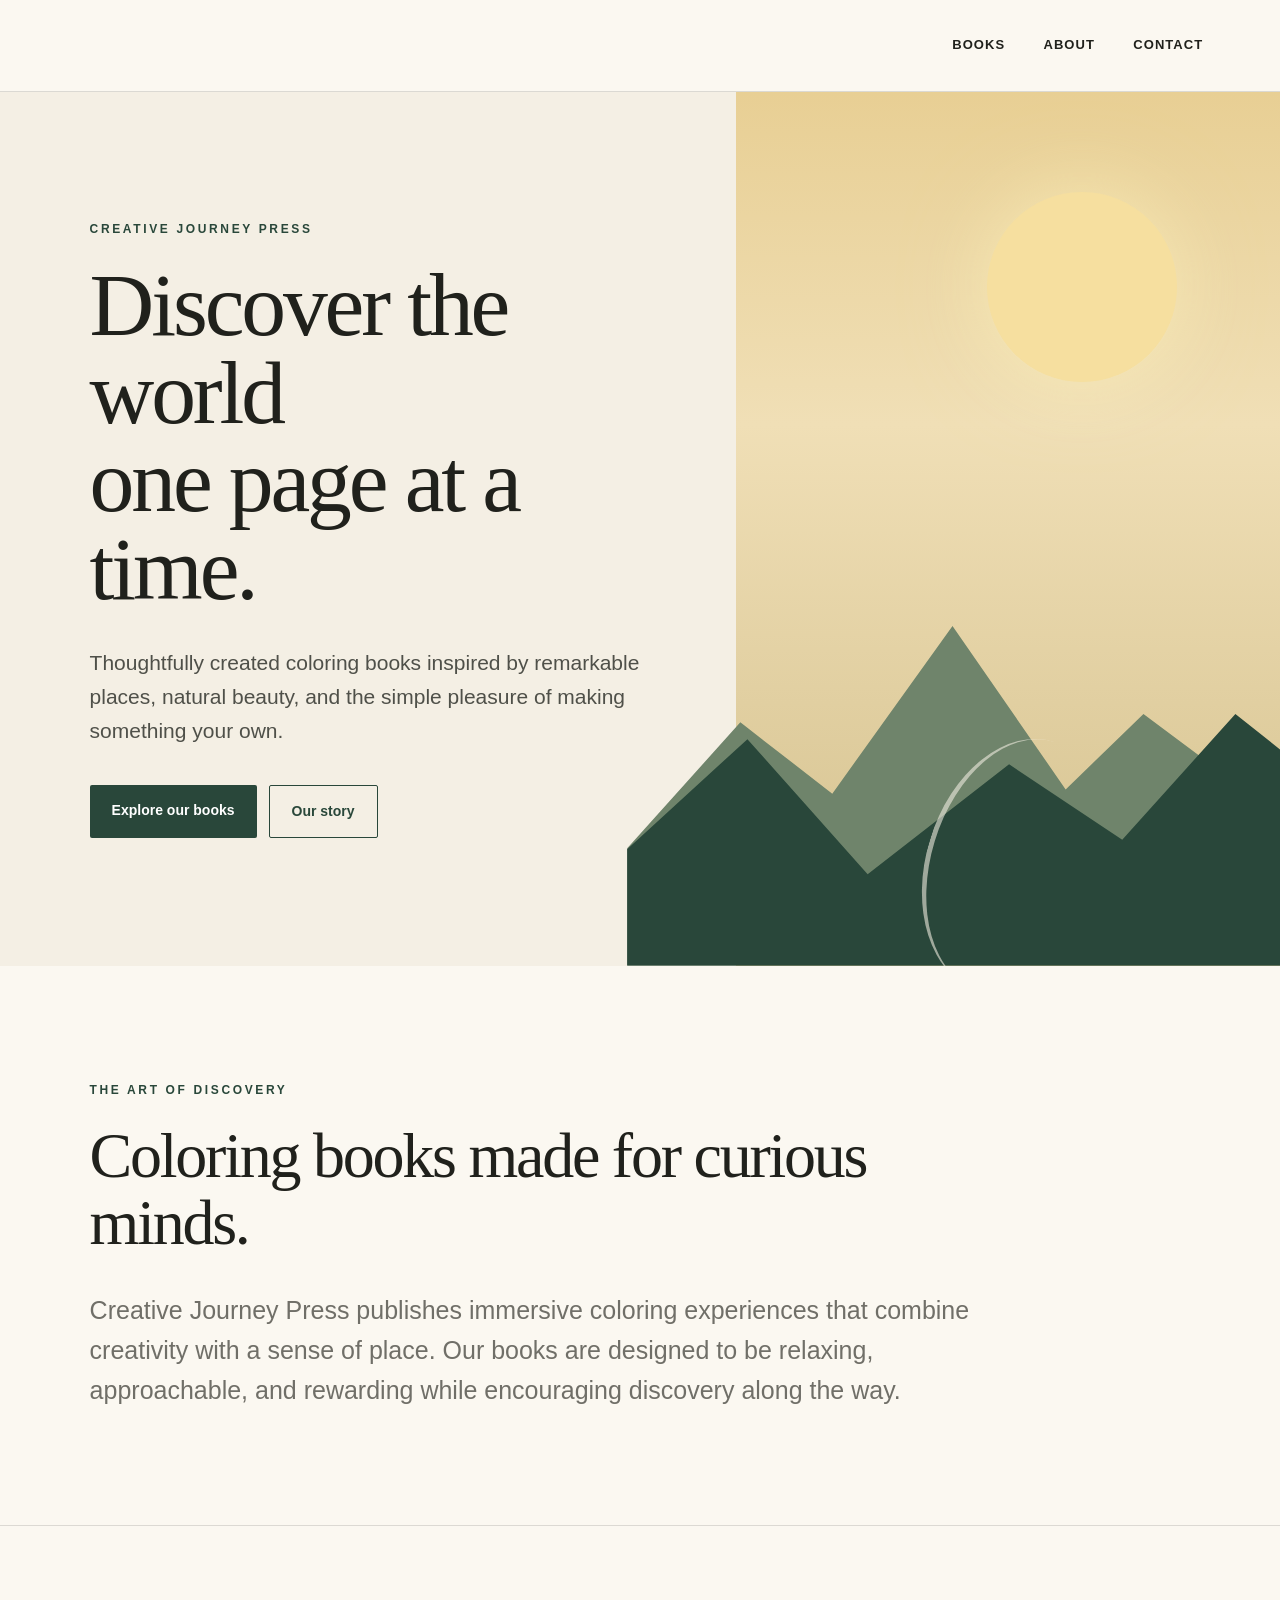
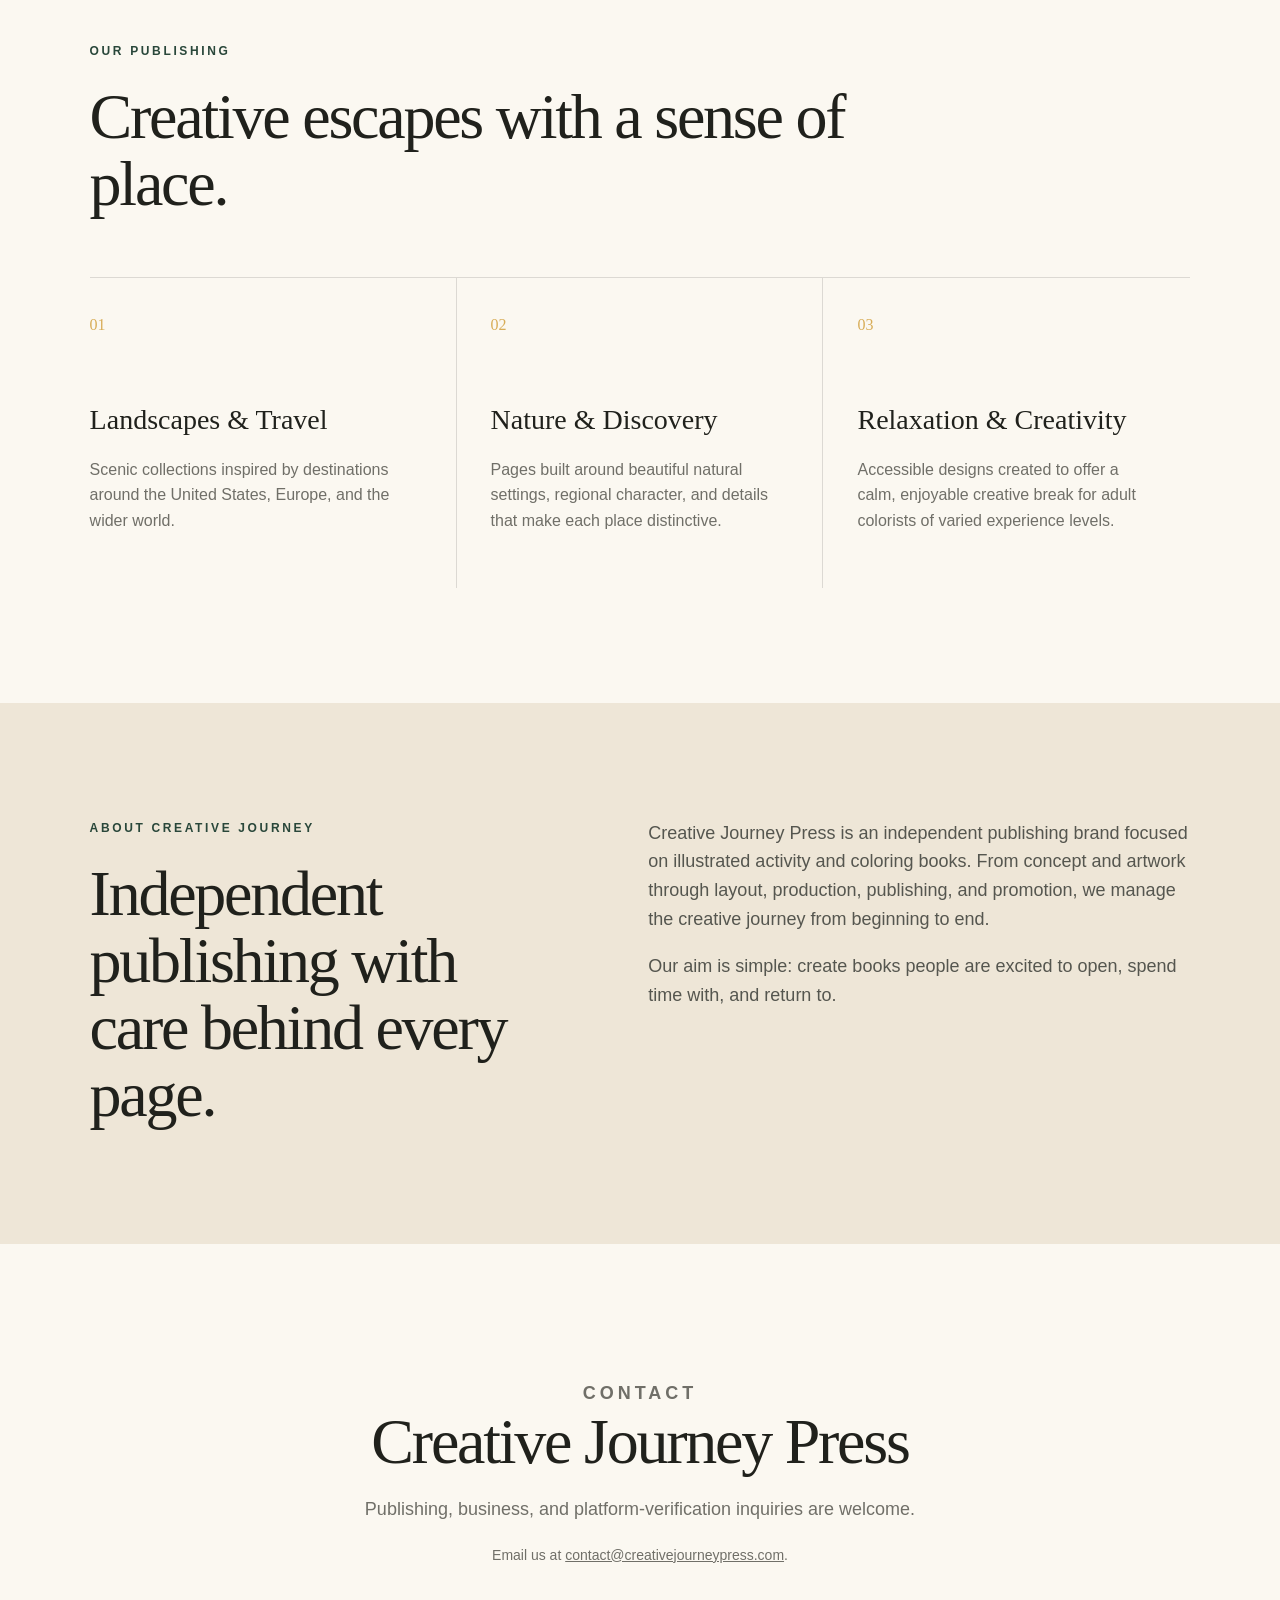
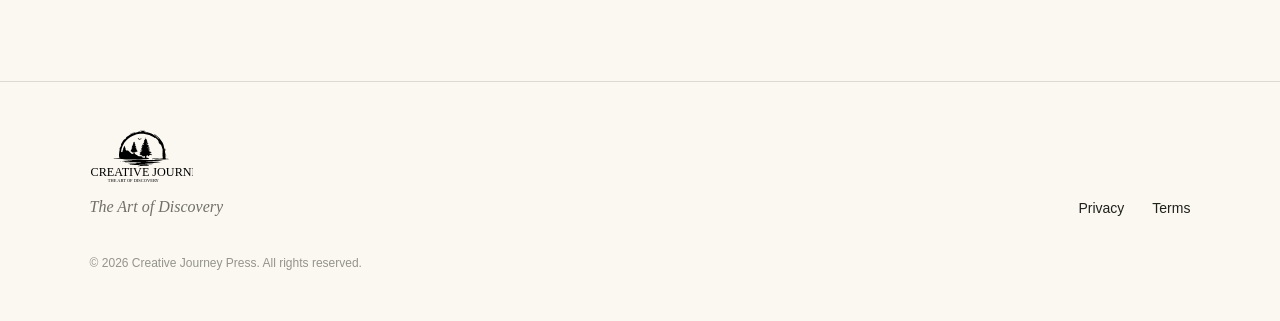
<file: index.html>
<!doctype html>
<html lang="en">
<head>
  <meta charset="utf-8">
  <meta name="viewport" content="width=device-width, initial-scale=1">
  <link rel="icon" href="assets/creative-journey-logo.svg" type="image/svg+xml">
  <title>Creative Journey Press | The Art of Discovery</title>
  <meta name="description" content="Creative Journey Press creates thoughtfully designed coloring books that invite people to explore places, nature, and creativity through art.">
  <link rel="canonical" href="https://creativejourneypress.com/">
  <meta property="og:type" content="website">
  <meta property="og:title" content="Creative Journey Press | The Art of Discovery">
  <meta property="og:description" content="Creative Journey Press creates thoughtfully designed coloring books inspired by remarkable places, nature, and creativity.">
  <meta property="og:url" content="https://creativejourneypress.com/">
  <link rel="stylesheet" href="styles.css">
</head>
<body>
  <header class="site-header">
    <a class="brand" href="#top" aria-label="Creative Journey Press home">
      <img src="assets/creative-journey-logo.svg" alt="Creative Journey">
    </a>
    <nav aria-label="Primary navigation">
      <a href="#books">Books</a>
      <a href="#about">About</a>
            <a href="#contact">Contact</a>
    </nav>
  </header>

  <main id="top">
    <section class="hero">
      <div class="hero-copy">
        <p class="eyebrow">CREATIVE JOURNEY PRESS</p>
        <h1>Discover the world<br>one page at a time.</h1>
        <p class="hero-text">
          Thoughtfully created coloring books inspired by remarkable places,
          natural beauty, and the simple pleasure of making something your own.
        </p>
        <div class="hero-actions">
          <a class="button primary" href="#books">Explore our books</a>
          <a class="button secondary" href="#about">Our story</a>
        </div>
      </div>
      <div class="hero-art" aria-hidden="true">
        <div class="sun"></div>
        <div class="ridge ridge-back"></div>
        <div class="ridge ridge-front"></div>
        <div class="journey-line"></div>
      </div>
    </section>

    <section class="intro section">
      <p class="section-kicker">THE ART OF DISCOVERY</p>
      <h2>Coloring books made for curious minds.</h2>
      <p class="lead">
        Creative Journey Press publishes immersive coloring experiences that combine
        creativity with a sense of place. Our books are designed to be relaxing,
        approachable, and rewarding while encouraging discovery along the way.
      </p>
    </section>

    <section id="books" class="section books">
      <div class="section-heading">
        <div>
          <p class="section-kicker">OUR PUBLISHING</p>
          <h2>Creative escapes with a sense of place.</h2>
        </div>
      </div>

      <div class="cards">
        <article class="card">
          <span class="card-number">01</span>
          <h3>Landscapes & Travel</h3>
          <p>
            Scenic collections inspired by destinations around the United States,
            Europe, and the wider world.
          </p>
        </article>
        <article class="card">
          <span class="card-number">02</span>
          <h3>Nature & Discovery</h3>
          <p>
            Pages built around beautiful natural settings, regional character,
            and details that make each place distinctive.
          </p>
        </article>
        <article class="card">
          <span class="card-number">03</span>
          <h3>Relaxation & Creativity</h3>
          <p>
            Accessible designs created to offer a calm, enjoyable creative break
            for adult colorists of varied experience levels.
          </p>
        </article>
      </div>
    </section>

    <section id="about" class="section split">
      <div>
        <p class="section-kicker">ABOUT CREATIVE JOURNEY</p>
        <h2>Independent publishing with care behind every page.</h2>
      </div>
      <div class="split-copy">
        <p>
          Creative Journey Press is an independent publishing brand focused on
          illustrated activity and coloring books. From concept and artwork through
          layout, production, publishing, and promotion, we manage the creative
          journey from beginning to end.
        </p>
        <p>
          Our aim is simple: create books people are excited to open, spend time
          with, and return to.
        </p>
      </div>
    </section>
<section id="contact" class="section contact">
      <p class="section-kicker">CONTACT</p>
      <h2>Creative Journey Press</h2>
      <p>
        Publishing, business, and platform-verification inquiries are welcome.
      </p>
      <p class="contact-note">
        Email us at <a href="mailto:contact@creativejourneypress.com">contact@creativejourneypress.com</a>.
      </p>
    </section>
  </main>

  <footer>
    <div class="footer-brand">
      <img src="assets/creative-journey-logo.svg" alt="Creative Journey">
      <span>The Art of Discovery</span>
    </div>
    <div class="footer-links">
<a href="privacy.html">Privacy</a>
      <a href="terms.html">Terms</a>
    </div>
    <p class="copyright">© <span id="year"></span> Creative Journey Press. All rights reserved.</p>
  </footer>

  <script>
    document.getElementById('year').textContent = new Date().getFullYear();
  </script>
</body>
</html>
</file>
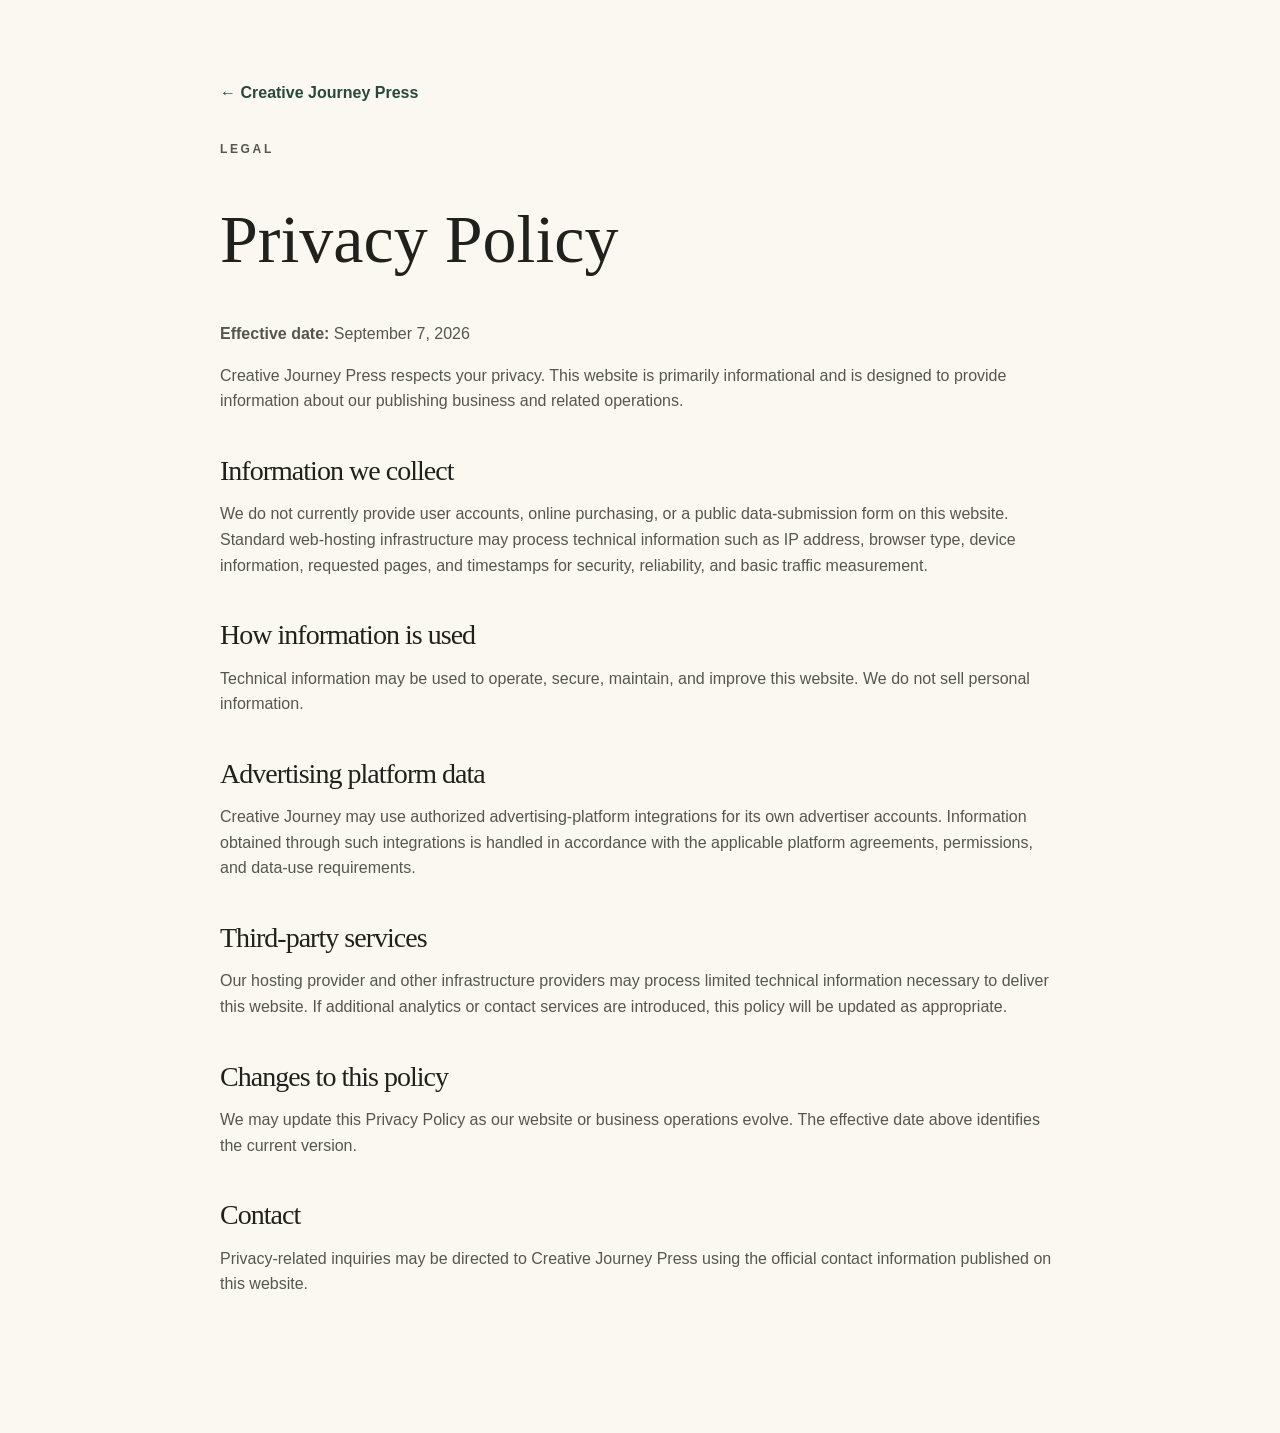
<file: privacy.html>
<!doctype html>
<html lang="en">
<head>
  <meta charset="utf-8">
  <meta name="viewport" content="width=device-width, initial-scale=1">
  <link rel="icon" href="assets/creative-journey-logo.svg" type="image/svg+xml">
  <title>Privacy Policy | Creative Journey Press</title>
  <meta name="description" content="Privacy policy for Creative Journey Press.">
  <link rel="canonical" href="https://creativejourneypress.com/privacy.html">
  <meta property="og:type" content="website">
  <meta property="og:title" content="Privacy Policy | Creative Journey Press">
  <meta property="og:description" content="Privacy policy for Creative Journey Press.">
  <meta property="og:url" content="https://creativejourneypress.com/privacy.html">
  <link rel="stylesheet" href="styles.css">
</head>
<body>
  <main class="legal-page">
    <a class="back-link" href="index.html">← Creative Journey Press</a>
    <p class="section-kicker">LEGAL</p>
    <h1>Privacy Policy</h1>
    <p><strong>Effective date:</strong> September 7, 2026</p>

    <p>
      Creative Journey Press respects your privacy. This website is primarily
      informational and is designed to provide information about our publishing
      business and related operations.
    </p>

    <h2>Information we collect</h2>
    <p>
      We do not currently provide user accounts, online purchasing, or a public
      data-submission form on this website. Standard web-hosting infrastructure
      may process technical information such as IP address, browser type, device
      information, requested pages, and timestamps for security, reliability,
      and basic traffic measurement.
    </p>

    <h2>How information is used</h2>
    <p>
      Technical information may be used to operate, secure, maintain, and improve
      this website. We do not sell personal information.
    </p>

    <h2>Advertising platform data</h2>
    <p>
      Creative Journey may use authorized advertising-platform integrations for
      its own advertiser accounts. Information obtained through such integrations
      is handled in accordance with the applicable platform agreements, permissions,
      and data-use requirements.
    </p>

    <h2>Third-party services</h2>
    <p>
      Our hosting provider and other infrastructure providers may process limited
      technical information necessary to deliver this website. If additional
      analytics or contact services are introduced, this policy will be updated
      as appropriate.
    </p>

    <h2>Changes to this policy</h2>
    <p>
      We may update this Privacy Policy as our website or business operations
      evolve. The effective date above identifies the current version.
    </p>

    <h2>Contact</h2>
    <p>
      Privacy-related inquiries may be directed to Creative Journey Press using
      the official contact information published on this website.
    </p>
  </main>
</body>
</html>
</file>
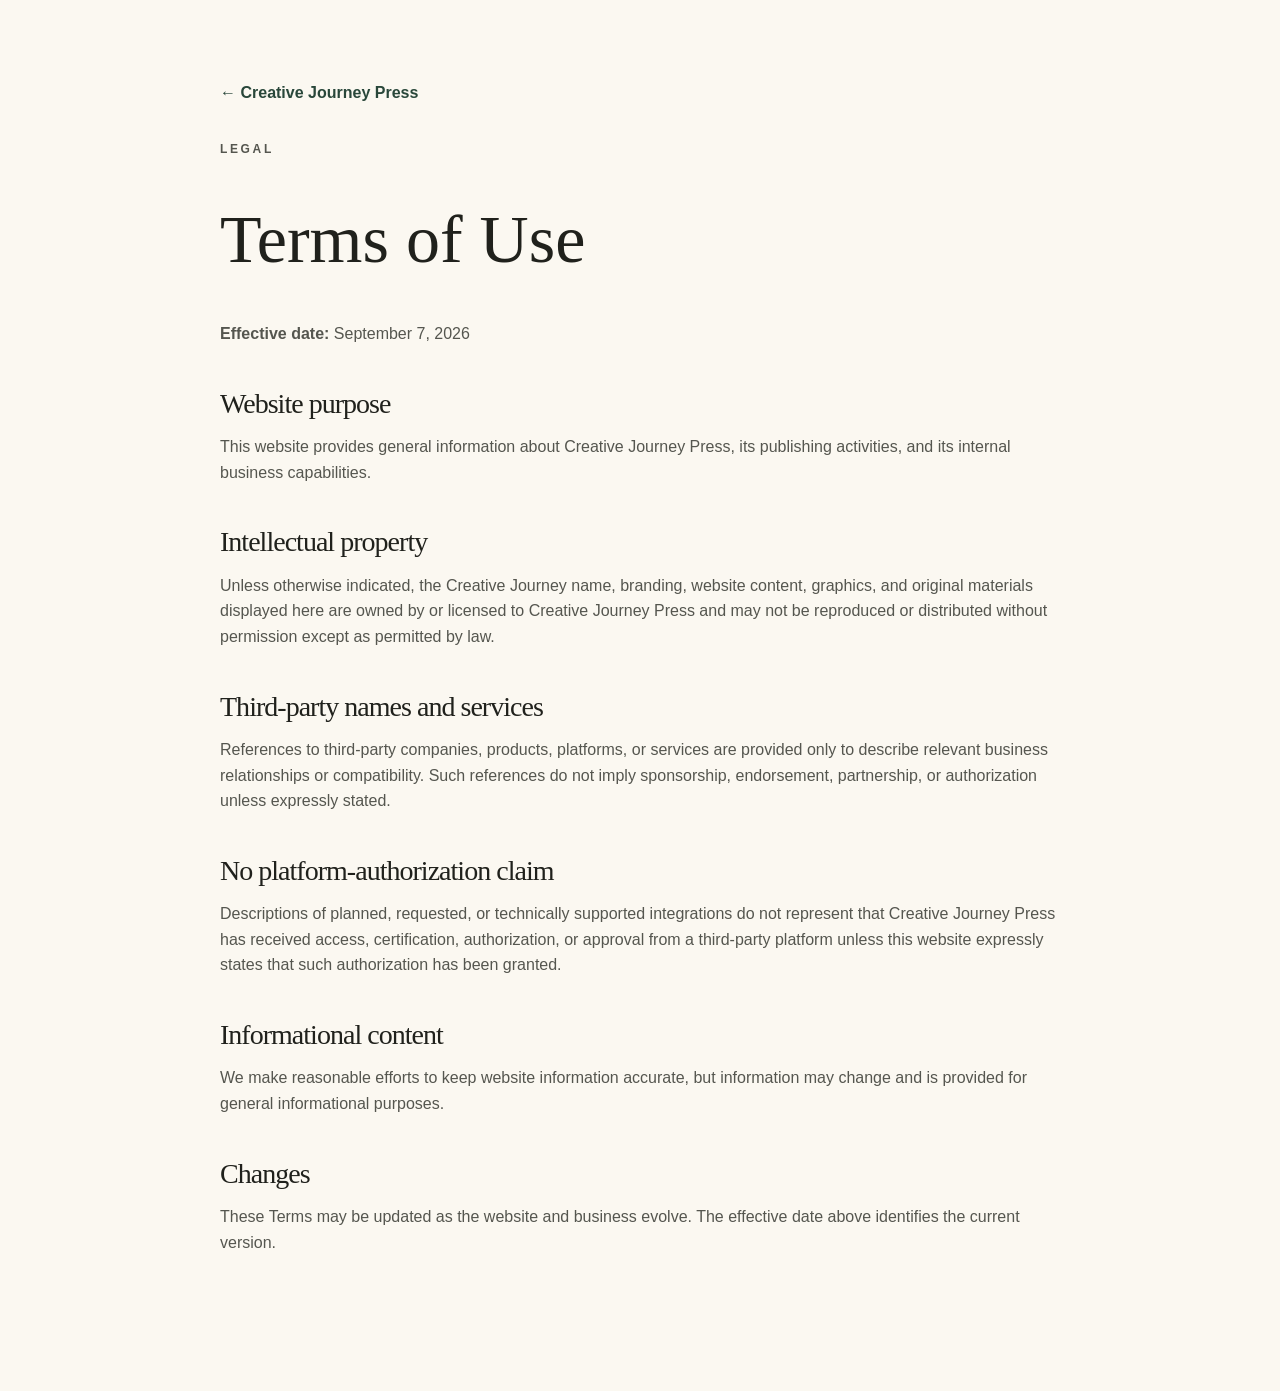
<file: terms.html>
<!doctype html>
<html lang="en">
<head>
  <meta charset="utf-8">
  <meta name="viewport" content="width=device-width, initial-scale=1">
  <link rel="icon" href="assets/creative-journey-logo.svg" type="image/svg+xml">
  <title>Terms of Use | Creative Journey Press</title>
  <meta name="description" content="Website terms of use for Creative Journey Press.">
  <link rel="canonical" href="https://creativejourneypress.com/terms.html">
  <meta property="og:type" content="website">
  <meta property="og:title" content="Terms of Use | Creative Journey Press">
  <meta property="og:description" content="Website terms of use for Creative Journey Press.">
  <meta property="og:url" content="https://creativejourneypress.com/terms.html">
  <link rel="stylesheet" href="styles.css">
</head>
<body>
  <main class="legal-page">
    <a class="back-link" href="index.html">← Creative Journey Press</a>
    <p class="section-kicker">LEGAL</p>
    <h1>Terms of Use</h1>
    <p><strong>Effective date:</strong> September 7, 2026</p>

    <h2>Website purpose</h2>
    <p>
      This website provides general information about Creative Journey Press,
      its publishing activities, and its internal business capabilities.
    </p>

    <h2>Intellectual property</h2>
    <p>
      Unless otherwise indicated, the Creative Journey name, branding, website
      content, graphics, and original materials displayed here are owned by or
      licensed to Creative Journey Press and may not be reproduced or distributed
      without permission except as permitted by law.
    </p>

    <h2>Third-party names and services</h2>
    <p>
      References to third-party companies, products, platforms, or services are
      provided only to describe relevant business relationships or compatibility.
      Such references do not imply sponsorship, endorsement, partnership, or
      authorization unless expressly stated.
    </p>

    <h2>No platform-authorization claim</h2>
    <p>
      Descriptions of planned, requested, or technically supported integrations
      do not represent that Creative Journey Press has received access,
      certification, authorization, or approval from a third-party platform
      unless this website expressly states that such authorization has been granted.
    </p>

    <h2>Informational content</h2>
    <p>
      We make reasonable efforts to keep website information accurate, but
      information may change and is provided for general informational purposes.
    </p>

    <h2>Changes</h2>
    <p>
      These Terms may be updated as the website and business evolve. The
      effective date above identifies the current version.
    </p>
  </main>
</body>
</html>
</file>
<file: styles.css>
:root {
  --ink: #20211c;
  --forest: #29473a;
  --forest-deep: #183228;
  --cream: #f4efe4;
  --paper: #fbf8f1;
  --gold: #d8ad58;
  --muted: #706f68;
  --line: rgba(32, 33, 28, 0.14);
}

* { box-sizing: border-box; }

html {
  scroll-behavior: smooth;
  background: var(--paper);
}

body {
  margin: 0;
  color: var(--ink);
  background: var(--paper);
  font-family: -apple-system, BlinkMacSystemFont, "Segoe UI", Helvetica, Arial, sans-serif;
  line-height: 1.6;
}

a { color: inherit; }

.site-header {
  height: 92px;
  padding: 0 clamp(24px, 6vw, 88px);
  display: flex;
  align-items: center;
  justify-content: space-between;
  border-bottom: 1px solid var(--line);
  background: rgba(251, 248, 241, 0.96);
  position: sticky;
  top: 0;
  z-index: 20;
  backdrop-filter: blur(12px);
}

nav {
  display: flex;
  gap: clamp(18px, 3vw, 42px);
  font-size: 13px;
  font-weight: 650;
  letter-spacing: .08em;
  text-transform: uppercase;
}

nav a, .footer-links a {
  text-decoration: none;
}

nav a:hover, .footer-links a:hover { opacity: .6; }

.hero {
  min-height: 650px;
  display: grid;
  grid-template-columns: 1.15fr .85fr;
  overflow: hidden;
  background: var(--cream);
}

.hero-copy {
  padding: clamp(70px, 10vw, 140px) clamp(30px, 7vw, 110px);
  position: relative;
  z-index: 2;
}

.eyebrow, .section-kicker {
  margin: 0 0 22px;
  color: var(--forest);
  font-size: 12px;
  font-weight: 750;
  letter-spacing: .22em;
}

.hero h1, h2 {
  font-family: Georgia, "Times New Roman", serif;
  font-weight: 400;
  letter-spacing: -.035em;
}

.hero h1 {
  margin: 0;
  max-width: 780px;
  font-size: clamp(54px, 7vw, 104px);
  line-height: .98;
}

.hero-text {
  max-width: 650px;
  margin: 34px 0 0;
  color: #4f5049;
  font-size: clamp(17px, 1.7vw, 21px);
}

.hero-actions {
  display: flex;
  gap: 12px;
  flex-wrap: wrap;
  margin-top: 38px;
}

.button {
  padding: 14px 22px;
  border-radius: 2px;
  text-decoration: none;
  font-size: 14px;
  font-weight: 700;
}

.button.primary {
  background: var(--forest);
  color: white;
}

.button.secondary {
  border: 1px solid var(--forest);
  color: var(--forest);
}

.hero-art {
  position: relative;
  min-height: 500px;
  background:
    linear-gradient(180deg, #e8cf94 0%, #f0dfb6 38%, #d3c08d 100%);
}

.sun {
  width: 190px;
  height: 190px;
  border-radius: 50%;
  background: #f6df9f;
  position: absolute;
  top: 100px;
  right: 19%;
  box-shadow: 0 0 80px rgba(255,245,192,.55);
}

.ridge {
  position: absolute;
  left: -20%;
  right: -10%;
  bottom: 0;
  transform-origin: bottom center;
}

.ridge-back {
  height: 48%;
  background: #6f846b;
  clip-path: polygon(0 72%, 16% 42%, 29% 59%, 46% 19%, 62% 58%, 73% 40%, 100% 74%, 100% 100%, 0 100%);
}

.ridge-front {
  height: 36%;
  background: var(--forest);
  clip-path: polygon(0 63%, 17% 28%, 34% 71%, 54% 36%, 70% 60%, 86% 20%, 100% 45%, 100% 100%, 0 100%);
}

.journey-line {
  position: absolute;
  width: 180px;
  height: 260px;
  left: 35%;
  bottom: -30px;
  border-left: 5px solid rgba(244,239,228,.58);
  border-radius: 50%;
  transform: rotate(17deg);
}

.section {
  padding: clamp(76px, 9vw, 130px) clamp(28px, 7vw, 110px);
}

.intro {
  max-width: 1220px;
}

h2 {
  margin: 0;
  max-width: 900px;
  font-size: clamp(42px, 5vw, 70px);
  line-height: 1.05;
}

.lead {
  max-width: 890px;
  margin: 34px 0 0;
  color: var(--muted);
  font-size: clamp(19px, 2vw, 25px);
}

.books { border-top: 1px solid var(--line); }

.cards {
  margin-top: 60px;
  display: grid;
  grid-template-columns: repeat(3, 1fr);
  border-top: 1px solid var(--line);
}

.card {
  min-height: 310px;
  padding: 34px 34px 50px 0;
  border-right: 1px solid var(--line);
}

.card + .card { padding-left: 34px; }

.card:last-child { border-right: 0; }

.card-number {
  color: var(--gold);
  font-family: Georgia, serif;
  font-size: 16px;
}

.card h3 {
  margin: 60px 0 14px;
  font-family: Georgia, serif;
  font-size: 28px;
  font-weight: 400;
}

.card p {
  margin: 0;
  color: var(--muted);
}

.split {
  display: grid;
  grid-template-columns: .9fr 1.1fr;
  gap: 9vw;
  background: #eee6d7;
}

.split-copy {
  max-width: 680px;
  font-size: 18px;
  color: #55564f;
}

.split-copy p:first-child { margin-top: 0; }

.advertising {
  background: var(--forest-deep);
  color: white;
}

.advertising-panel {
  display: grid;
  grid-template-columns: .9fr 1.1fr;
  gap: 9vw;
}

.advertising h2 {
  color: white;
  max-width: 650px;
}

.section-kicker.light { color: #e4bd68; }

.advertising-panel > div:last-child {
  max-width: 690px;
  font-size: 18px;
  color: #d8dfd8;
}

.api-note {
  margin-top: 30px;
  padding-top: 28px;
  border-top: 1px solid rgba(255,255,255,.18);
  font-size: 15px;
  color: #aebdb2;
}

.contact {
  text-align: center;
}

.contact h2 {
  margin-inline: auto;
}

.contact p {
  max-width: 620px;
  margin: 20px auto 0;
  color: var(--muted);
  font-size: 18px;
}

.contact-note {
  font-size: 14px !important;
}

footer {
  padding: 48px clamp(28px, 7vw, 110px);
  display: grid;
  grid-template-columns: 1fr auto;
  gap: 22px;
  align-items: end;
  border-top: 1px solid var(--line);
}

.footer-brand {
  display: flex;
  flex-direction: column;
  gap: 9px;
  color: var(--muted);
  font-family: Georgia, serif;
  font-style: italic;
}

.footer-brand img {
  width: 170px;
  max-height: 55px;
  object-fit: contain;
  object-position: left center;
}

.footer-links {
  display: flex;
  gap: 28px;
  font-size: 14px;
}

.copyright {
  grid-column: 1 / -1;
  margin: 12px 0 0;
  color: #94938c;
  font-size: 12px;
}

.legal-page {
  max-width: 900px;
  margin: 0 auto;
  padding: 80px 30px 120px;
}

.legal-page h1 {
  font-family: Georgia, serif;
  font-size: clamp(44px, 6vw, 68px);
  font-weight: 400;
  line-height: 1.05;
}

.legal-page h2 {
  margin-top: 42px;
  font-size: 28px;
}

.legal-page p, .legal-page li {
  color: #55564f;
}

.back-link {
  display: inline-block;
  margin-bottom: 34px;
  text-decoration: none;
  font-weight: 700;
  color: var(--forest);
}

@media (max-width: 800px) {
  .site-header { height: auto; min-height: 80px; padding-block: 16px; }
  nav { display: none; }
  .hero { grid-template-columns: 1fr; }
  .hero-art { min-height: 360px; }
  .cards { grid-template-columns: 1fr; }
  .card, .card + .card {
    padding: 32px 0 42px;
    border-right: 0;
    border-bottom: 1px solid var(--line);
  }
  .card h3 { margin-top: 28px; }
  .split, .advertising-panel { grid-template-columns: 1fr; gap: 45px; }
  footer { grid-template-columns: 1fr; }
  .copyright { grid-column: 1; }
}

.page-hero {
  min-height: 520px;
  padding: clamp(90px, 12vw, 170px) clamp(28px, 7vw, 110px);
  display: flex;
  align-items: center;
  background: var(--cream);
}

.page-hero > div {
  max-width: 1060px;
}

.page-hero h1 {
  margin: 0;
  max-width: 980px;
  font-family: Georgia, "Times New Roman", serif;
  font-size: clamp(52px, 7vw, 96px);
  font-weight: 400;
  letter-spacing: -.035em;
  line-height: 1;
}

.capability-section {
  border-top: 1px solid var(--line);
}

.capability-cards {
  margin-top: 60px;
}

.data-use {
  background: var(--forest-deep);
  color: white;
}

.data-use-inner {
  display: grid;
  grid-template-columns: .9fr 1.1fr;
  gap: 9vw;
}

.data-use h2 {
  color: white;
}

.data-use-copy {
  max-width: 690px;
  font-size: 18px;
  color: #d8dfd8;
}

.review-summary {
  max-width: 1200px;
}

.review-links {
  display: flex;
  flex-wrap: wrap;
  gap: 12px;
  margin-top: 36px;
}

.advertising-link {
  margin-top: 26px;
}

.advertising-link a {
  color: white;
  font-weight: 700;
  text-decoration-thickness: 1px;
  text-underline-offset: 4px;
}

@media (max-width: 800px) {
  .page-hero {
    min-height: 430px;
  }

  .data-use-inner {
    grid-template-columns: 1fr;
    gap: 45px;
  }
}

.not-found-page {
  min-height: 100vh;
  padding: clamp(50px, 9vw, 120px) clamp(28px, 7vw, 110px);
  display: flex;
  align-items: center;
  background: var(--cream);
}

.not-found-page > div {
  max-width: 900px;
}

.not-found-brand {
  display: inline-block;
  margin-bottom: 70px;
}

.not-found-brand img {
  width: min(220px, 55vw);
  max-height: 110px;
}

.not-found-page h1 {
  margin: 0;
  max-width: 850px;
  font-family: Georgia, "Times New Roman", serif;
  font-size: clamp(52px, 7vw, 94px);
  font-weight: 400;
  letter-spacing: -.035em;
  line-height: 1;
}

.not-found-page .lead {
  margin-bottom: 38px;
}


.brand {
  display: inline-flex;
  align-items: center;
  text-decoration: none;
  line-height: 1;
}

.brand img,
.brand svg {
  display: block;
  height: auto;
  max-height: 72px;
  width: auto;
}

.site-header,
header {
  overflow: visible;
}
</file>
